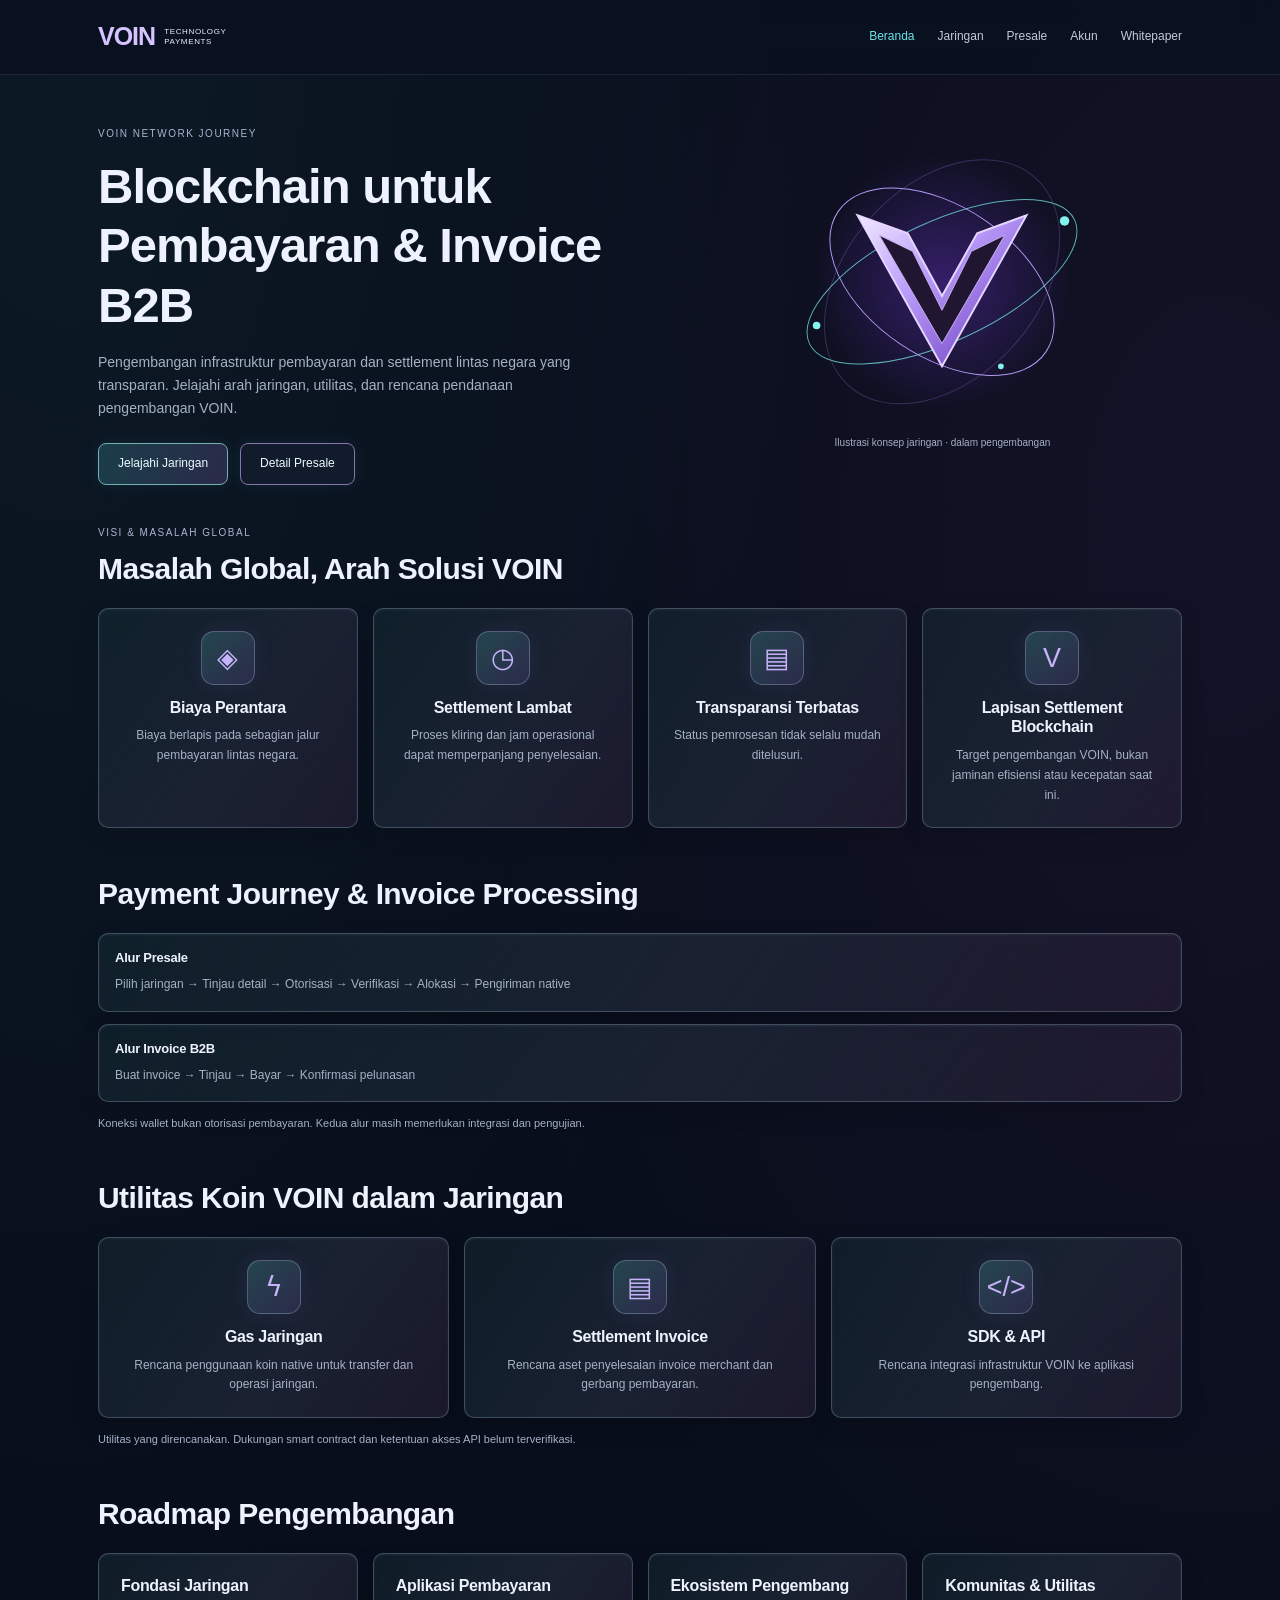
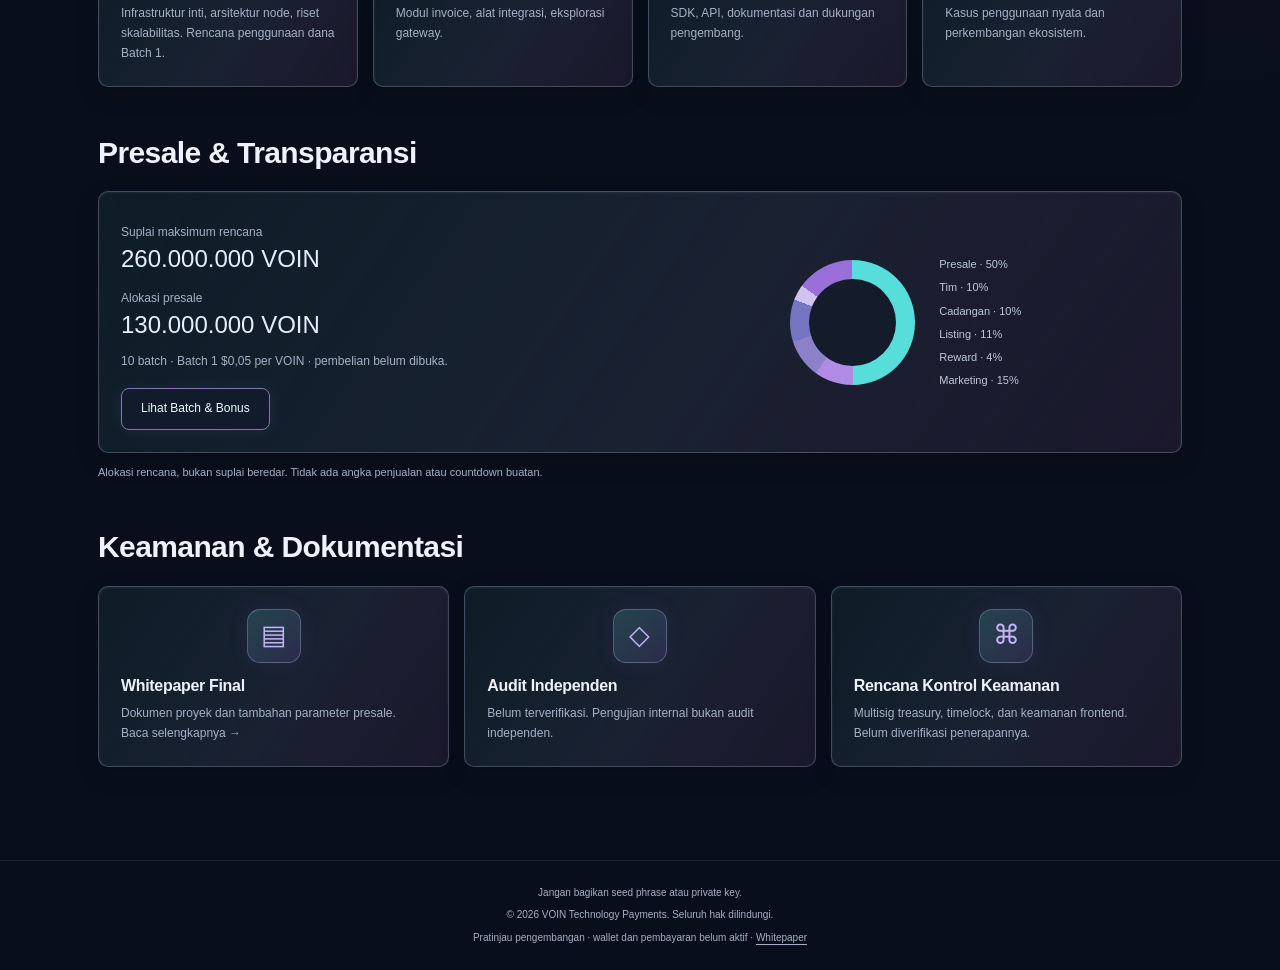
<file: index.html>
<!doctype html><html lang="id"><head><meta charset="utf-8"><meta name="viewport" content="width=device-width,initial-scale=1"><meta name="theme-color" content="#080e1b"><title>Beranda | VOIN Technology Payments</title><link rel="stylesheet" href="style.css"></head><body><header class="header"><div class="shell header-inner"><a class="brand" href="index.html"><b>VOIN</b><small>TECHNOLOGY<br>PAYMENTS</small></a><nav class="nav" aria-label="Navigation principale"><a href="index.html" aria-current="page">Beranda</a><a href="index.html#jaringan">Jaringan</a><a href="presale.html">Presale</a><a href="dashboard.html">Akun</a><a href="whitepaper.html">Whitepaper</a></nav><details class="mobile"><summary>Menu</summary><nav><a href="index.html">Beranda</a><a href="index.html#jaringan">Jaringan</a><a href="presale.html">Presale</a><a href="dashboard.html">Akun</a><a href="whitepaper.html">Whitepaper</a></nav></details></div></header><main class="shell page"><section class="hero"><div><p class="eyebrow">VOIN NETWORK JOURNEY</p><h1>Blockchain untuk Pembayaran &amp; Invoice B2B</h1><p>Pengembangan infrastruktur pembayaran dan settlement lintas negara yang transparan. Jelajahi arah jaringan, utilitas, dan rencana pendanaan pengembangan VOIN.</p><div class="actions"><a class="button" href="#jaringan">Jelajahi Jaringan</a><a class="button secondary" href="presale.html">Detail Presale</a></div></div><div><svg class="emblem" viewBox="0 0 400 290" role="img" aria-label="Emblème orbital VOIN violet et cyan"><defs><radialGradient id="halo"><stop stop-color="#7c3aed" stop-opacity=".35"/><stop offset="1" stop-color="#7c3aed" stop-opacity="0"/></radialGradient><linearGradient id="metal" x1="0" y1="0" x2="1" y2="1"><stop stop-color="#f1e8ff"/><stop offset=".4" stop-color="#b99cfa"/><stop offset="1" stop-color="#6534ba"/></linearGradient></defs><circle cx="200" cy="145" r="135" fill="url(#halo)"/><g fill="none"><ellipse cx="200" cy="145" rx="154" ry="63" stroke="#76e6e5" stroke-opacity=".75" transform="rotate(-25 200 145)"/><ellipse cx="200" cy="145" rx="132" ry="79" stroke="#b29af3" transform="rotate(34 200 145)"/><ellipse cx="200" cy="145" rx="147" ry="101" stroke="#8a64c5" stroke-opacity=".35" transform="rotate(-48 200 145)"/></g><path d="M111 75 L164 94 L200 160 L237 94 L289 75 L200 234 Z" fill="url(#metal)" stroke="#e6d5ff" stroke-width="2"/><path d="M134 96 L200 210 L266 96 L231 113 L200 175 L169 113 Z" fill="#211631" stroke="#c9b2f5"/><g fill="#83f3ed"><circle cx="329" cy="81" r="5"/><circle cx="68" cy="191" r="4"/><circle cx="262" cy="234" r="3"/></g></svg><p class="muted-center">Ilustrasi konsep jaringan · dalam pengembangan</p></div></section><section class="section" id="jaringan"><p class="eyebrow">Visi &amp; Masalah Global</p><h2>Masalah Global, Arah Solusi VOIN</h2><div class="grid four"><article class="card feature"><div class="symbol">◈</div><h3>Biaya Perantara</h3><p>Biaya berlapis pada sebagian jalur pembayaran lintas negara.</p></article><article class="card feature"><div class="symbol">◷</div><h3>Settlement Lambat</h3><p>Proses kliring dan jam operasional dapat memperpanjang penyelesaian.</p></article><article class="card feature"><div class="symbol">▤</div><h3>Transparansi Terbatas</h3><p>Status pemrosesan tidak selalu mudah ditelusuri.</p></article><article class="card feature"><div class="symbol">V</div><h3>Lapisan Settlement Blockchain</h3><p>Target pengembangan VOIN, bukan jaminan efisiensi atau kecepatan saat ini.</p></article></div></section><section class="section"><h2>Payment Journey &amp; Invoice Processing</h2><div class="card flow"><h3>Alur Presale</h3><p>Pilih jaringan → Tinjau detail → Otorisasi → Verifikasi → Alokasi → Pengiriman native</p></div><div class="card flow"><h3>Alur Invoice B2B</h3><p>Buat invoice → Tinjau → Bayar → Konfirmasi pelunasan</p></div><p class="small" style="margin-top:12px">Koneksi wallet bukan otorisasi pembayaran. Kedua alur masih memerlukan integrasi dan pengujian.</p></section><section class="section"><h2>Utilitas Koin VOIN dalam Jaringan</h2><div class="grid three"><article class="card feature"><div class="symbol">ϟ</div><h3>Gas Jaringan</h3><p>Rencana penggunaan koin native untuk transfer dan operasi jaringan.</p></article><article class="card feature"><div class="symbol">▤</div><h3>Settlement Invoice</h3><p>Rencana aset penyelesaian invoice merchant dan gerbang pembayaran.</p></article><article class="card feature"><div class="symbol">&lt;/&gt;</div><h3>SDK &amp; API</h3><p>Rencana integrasi infrastruktur VOIN ke aplikasi pengembang.</p></article></div><p class="small" style="margin-top:12px">Utilitas yang direncanakan. Dukungan smart contract dan ketentuan akses API belum terverifikasi.</p></section><section class="section"><h2>Roadmap Pengembangan</h2><div class="grid four"><article class="card"><h3>Fondasi Jaringan</h3><p>Infrastruktur inti, arsitektur node, riset skalabilitas. Rencana penggunaan dana Batch 1.</p></article><article class="card"><h3>Aplikasi Pembayaran</h3><p>Modul invoice, alat integrasi, eksplorasi gateway.</p></article><article class="card"><h3>Ekosistem Pengembang</h3><p>SDK, API, dokumentasi dan dukungan pengembang.</p></article><article class="card"><h3>Komunitas & Utilitas</h3><p>Kasus penggunaan nyata dan perkembangan ekosistem.</p></article></div></section><section class="section"><h2>Presale &amp; Transparansi</h2><div class="card token-wrap"><div><p>Suplai maksimum rencana</p><div class="stat">260.000.000 VOIN</div><p style="margin-top:15px">Alokasi presale</p><div class="stat">130.000.000 VOIN</div><p class="small" style="margin-top:12px">10 batch · Batch 1 $0,05 per VOIN · pembelian belum dibuka.</p><a class="button secondary" href="presale.html" style="margin-top:16px">Lihat Batch &amp; Bonus</a></div><div class="token-chart"><div class="donut" role="img" aria-label="Alokasi rencana: Presale 50%, Tim 10%, Cadangan 10%, Listing 11%, Reward 4%, Marketing 15%"></div><div class="legend"><span>Presale · 50%</span><span>Tim · 10%</span><span>Cadangan · 10%</span><span>Listing · 11%</span><span>Reward · 4%</span><span>Marketing · 15%</span></div></div></div><p class="small" style="margin-top:10px">Alokasi rencana, bukan suplai beredar. Tidak ada angka penjualan atau countdown buatan.</p></section><section class="section"><h2>Keamanan &amp; Dokumentasi</h2><div class="grid three"><a class="card" href="whitepaper.html"><div class="symbol">▤</div><h3>Whitepaper Final</h3><p>Dokumen proyek dan tambahan parameter presale. Baca selengkapnya →</p></a><article class="card"><div class="symbol">◇</div><h3>Audit Independen</h3><p>Belum terverifikasi. Pengujian internal bukan audit independen.</p></article><article class="card"><div class="symbol">⌘</div><h3>Rencana Kontrol Keamanan</h3><p>Multisig treasury, timelock, dan keamanan frontend. Belum diverifikasi penerapannya.</p></article></div></section></main><footer class="footer"><div class="shell"><p>Jangan bagikan seed phrase atau private key.</p><p>© 2026 VOIN Technology Payments. Seluruh hak dilindungi.</p><p>Pratinjau pengembangan · wallet dan pembayaran belum aktif · <a href="whitepaper.html">Whitepaper</a></p></div></footer></body></html>
</file>
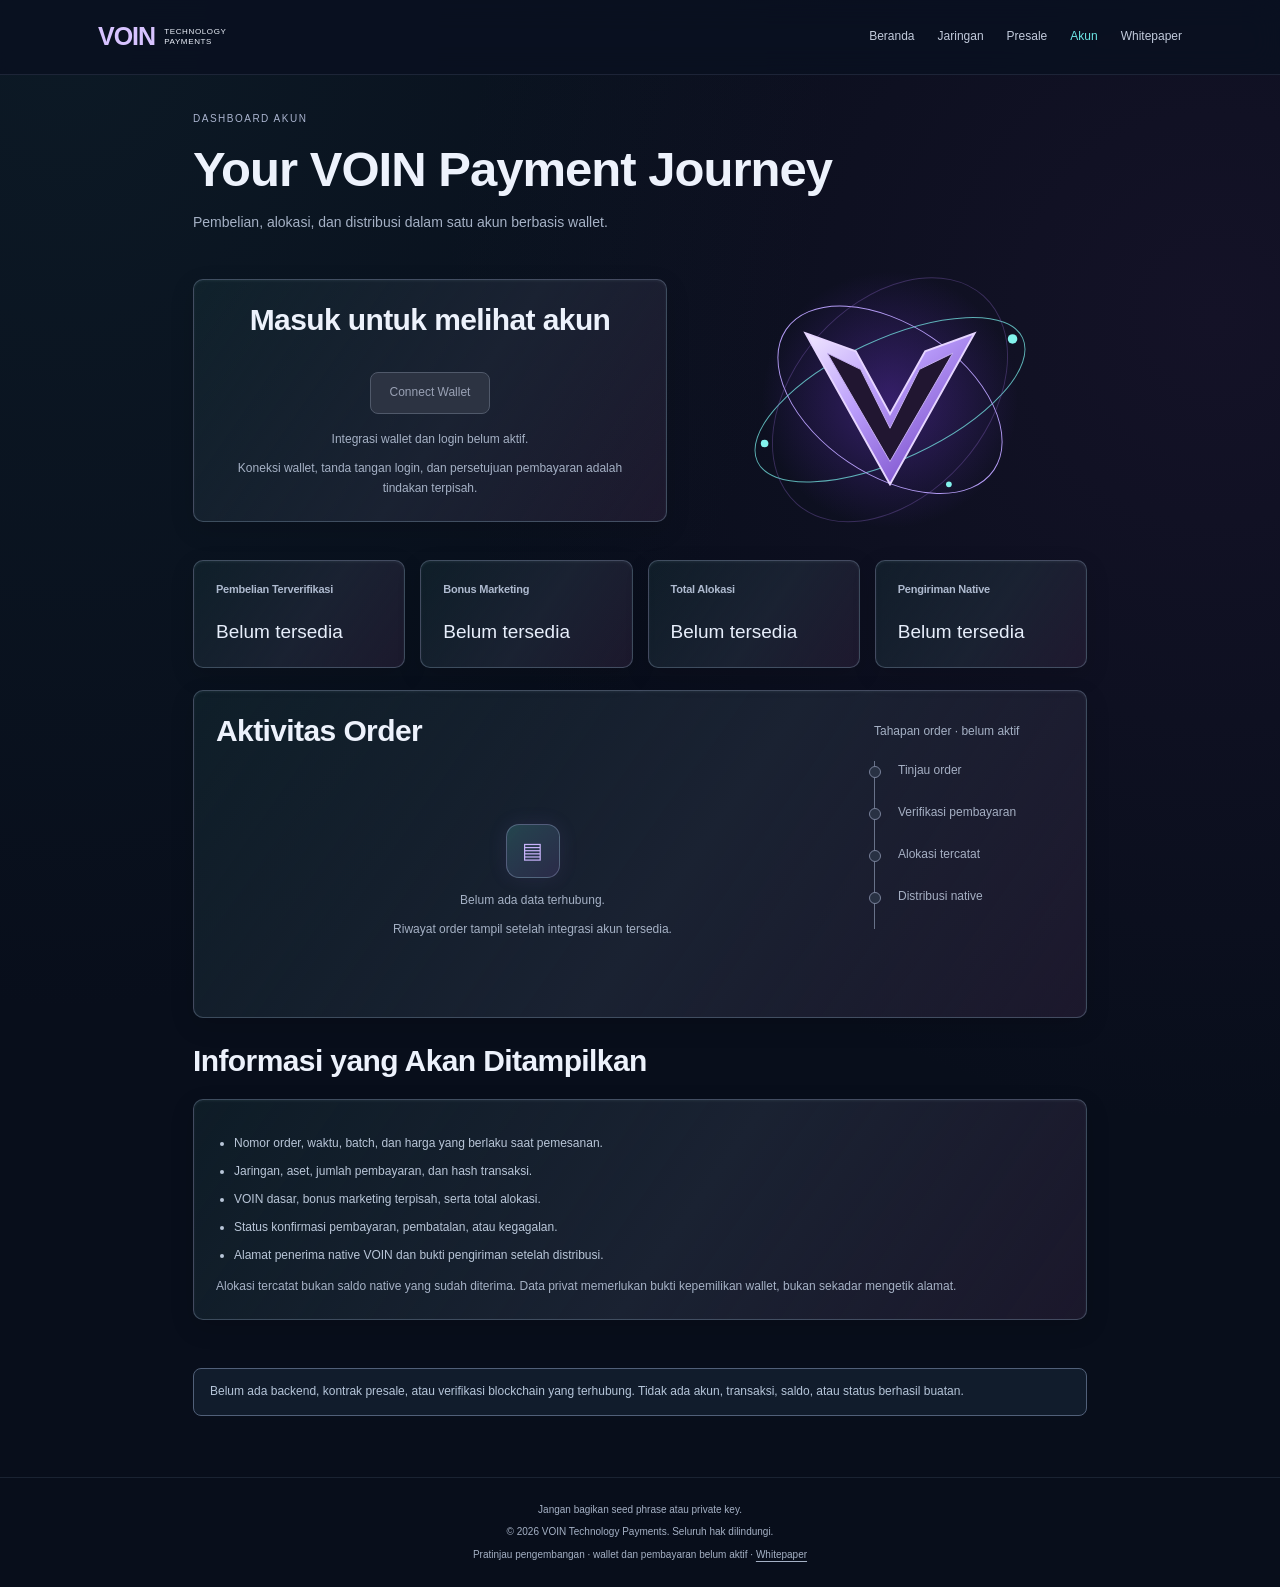
<file: dashboard.html>
<!doctype html><html lang="id"><head><meta charset="utf-8"><meta name="viewport" content="width=device-width,initial-scale=1"><meta name="theme-color" content="#080e1b"><title>Dashboard Akun | VOIN Technology Payments</title><link rel="stylesheet" href="style.css"></head><body><header class="header"><div class="shell header-inner"><a class="brand" href="index.html"><b>VOIN</b><small>TECHNOLOGY<br>PAYMENTS</small></a><nav class="nav" aria-label="Navigation principale"><a href="index.html">Beranda</a><a href="index.html#jaringan">Jaringan</a><a href="presale.html">Presale</a><a href="dashboard.html" aria-current="page">Akun</a><a href="whitepaper.html">Whitepaper</a></nav><details class="mobile"><summary>Menu</summary><nav><a href="index.html">Beranda</a><a href="index.html#jaringan">Jaringan</a><a href="presale.html">Presale</a><a href="dashboard.html">Akun</a><a href="whitepaper.html">Whitepaper</a></nav></details></div></header><main class="shell page compact"><div class="page-title"><p class="eyebrow">DASHBOARD AKUN</p><h1>Your VOIN Payment Journey</h1><p>Pembelian, alokasi, dan distribusi dalam satu akun berbasis wallet.</p></div><section class="wallet-top"><div class="card wallet-box"><h2>Masuk untuk melihat akun</h2><button disabled type="button" class="button">Connect Wallet</button><p>Integrasi wallet dan login belum aktif.</p><p class="small">Koneksi wallet, tanda tangan login, dan persetujuan pembayaran adalah tindakan terpisah.</p></div><div><svg class="emblem" viewBox="0 0 400 290" role="img" aria-label="Emblème orbital VOIN violet et cyan"><defs><radialGradient id="halo"><stop stop-color="#7c3aed" stop-opacity=".35"/><stop offset="1" stop-color="#7c3aed" stop-opacity="0"/></radialGradient><linearGradient id="metal" x1="0" y1="0" x2="1" y2="1"><stop stop-color="#f1e8ff"/><stop offset=".4" stop-color="#b99cfa"/><stop offset="1" stop-color="#6534ba"/></linearGradient></defs><circle cx="200" cy="145" r="135" fill="url(#halo)"/><g fill="none"><ellipse cx="200" cy="145" rx="154" ry="63" stroke="#76e6e5" stroke-opacity=".75" transform="rotate(-25 200 145)"/><ellipse cx="200" cy="145" rx="132" ry="79" stroke="#b29af3" transform="rotate(34 200 145)"/><ellipse cx="200" cy="145" rx="147" ry="101" stroke="#8a64c5" stroke-opacity=".35" transform="rotate(-48 200 145)"/></g><path d="M111 75 L164 94 L200 160 L237 94 L289 75 L200 234 Z" fill="url(#metal)" stroke="#e6d5ff" stroke-width="2"/><path d="M134 96 L200 210 L266 96 L231 113 L200 175 L169 113 Z" fill="#211631" stroke="#c9b2f5"/><g fill="#83f3ed"><circle cx="329" cy="81" r="5"/><circle cx="68" cy="191" r="4"/><circle cx="262" cy="234" r="3"/></g></svg></div></section><div class="grid four metrics"><div class="card"><h3>Pembelian Terverifikasi</h3><div class="stat">Belum tersedia</div></div><div class="card"><h3>Bonus Marketing</h3><div class="stat">Belum tersedia</div></div><div class="card"><h3>Total Alokasi</h3><div class="stat">Belum tersedia</div></div><div class="card"><h3>Pengiriman Native</h3><div class="stat">Belum tersedia</div></div></div><section class="card activity"><div><h2>Aktivitas Order</h2><div class="empty"><div class="symbol">▤</div><p>Belum ada data terhubung.</p><p class="small">Riwayat order tampil setelah integrasi akun tersedia.</p></div></div><div><p class="small">Tahapan order · belum aktif</p><ol class="timeline"><li>Tinjau order</li><li>Verifikasi pembayaran</li><li>Alokasi tercatat</li><li>Distribusi native</li></ol></div></section><section class="section" style="margin-top:25px"><h2>Informasi yang Akan Ditampilkan</h2><div class="card"><ul class="checklist"><li>Nomor order, waktu, batch, dan harga yang berlaku saat pemesanan.</li><li>Jaringan, aset, jumlah pembayaran, dan hash transaksi.</li><li>VOIN dasar, bonus marketing terpisah, serta total alokasi.</li><li>Status konfirmasi pembayaran, pembatalan, atau kegagalan.</li><li>Alamat penerima native VOIN dan bukti pengiriman setelah distribusi.</li></ul><p>Alokasi tercatat bukan saldo native yang sudah diterima. Data privat memerlukan bukti kepemilikan wallet, bukan sekadar mengetik alamat.</p></div></section><p class="note">Belum ada backend, kontrak presale, atau verifikasi blockchain yang terhubung. Tidak ada akun, transaksi, saldo, atau status berhasil buatan.</p></main><footer class="footer"><div class="shell"><p>Jangan bagikan seed phrase atau private key.</p><p>© 2026 VOIN Technology Payments. Seluruh hak dilindungi.</p><p>Pratinjau pengembangan · wallet dan pembayaran belum aktif · <a href="whitepaper.html">Whitepaper</a></p></div></footer></body></html>
</file>
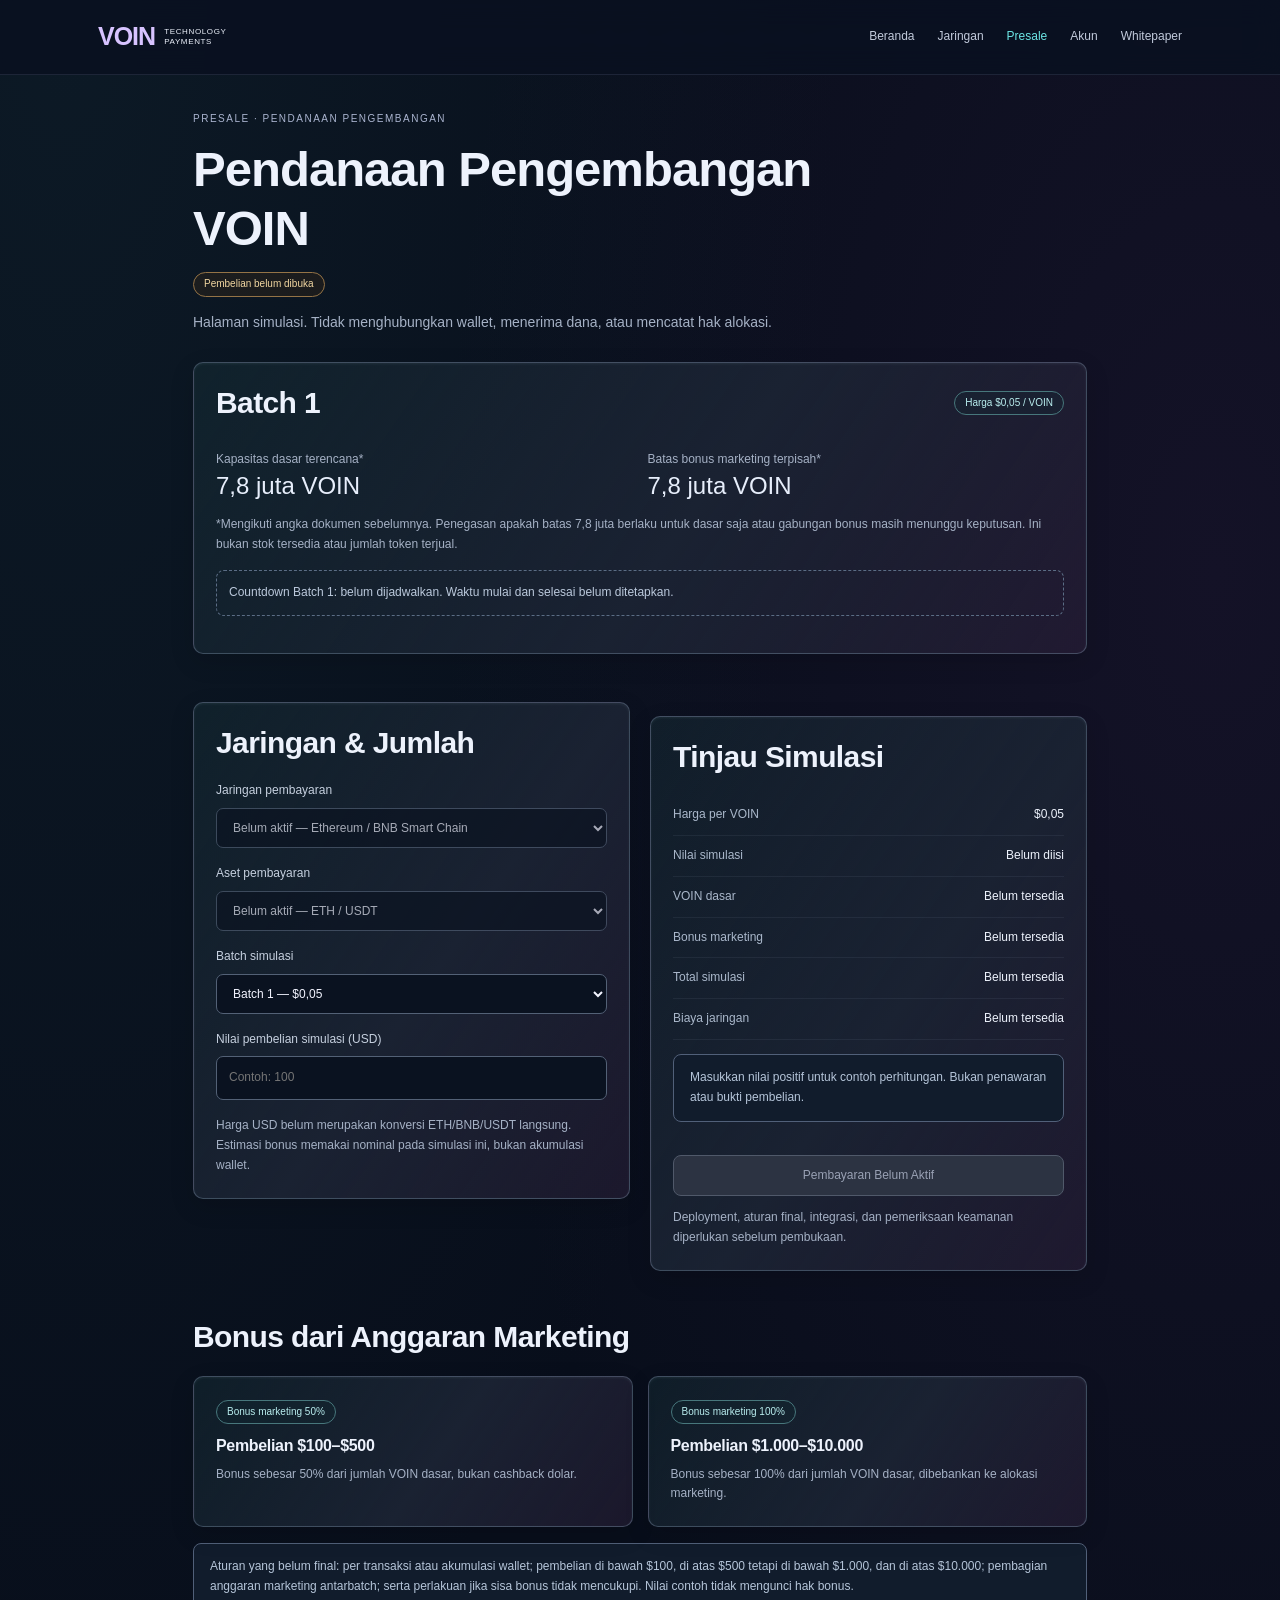
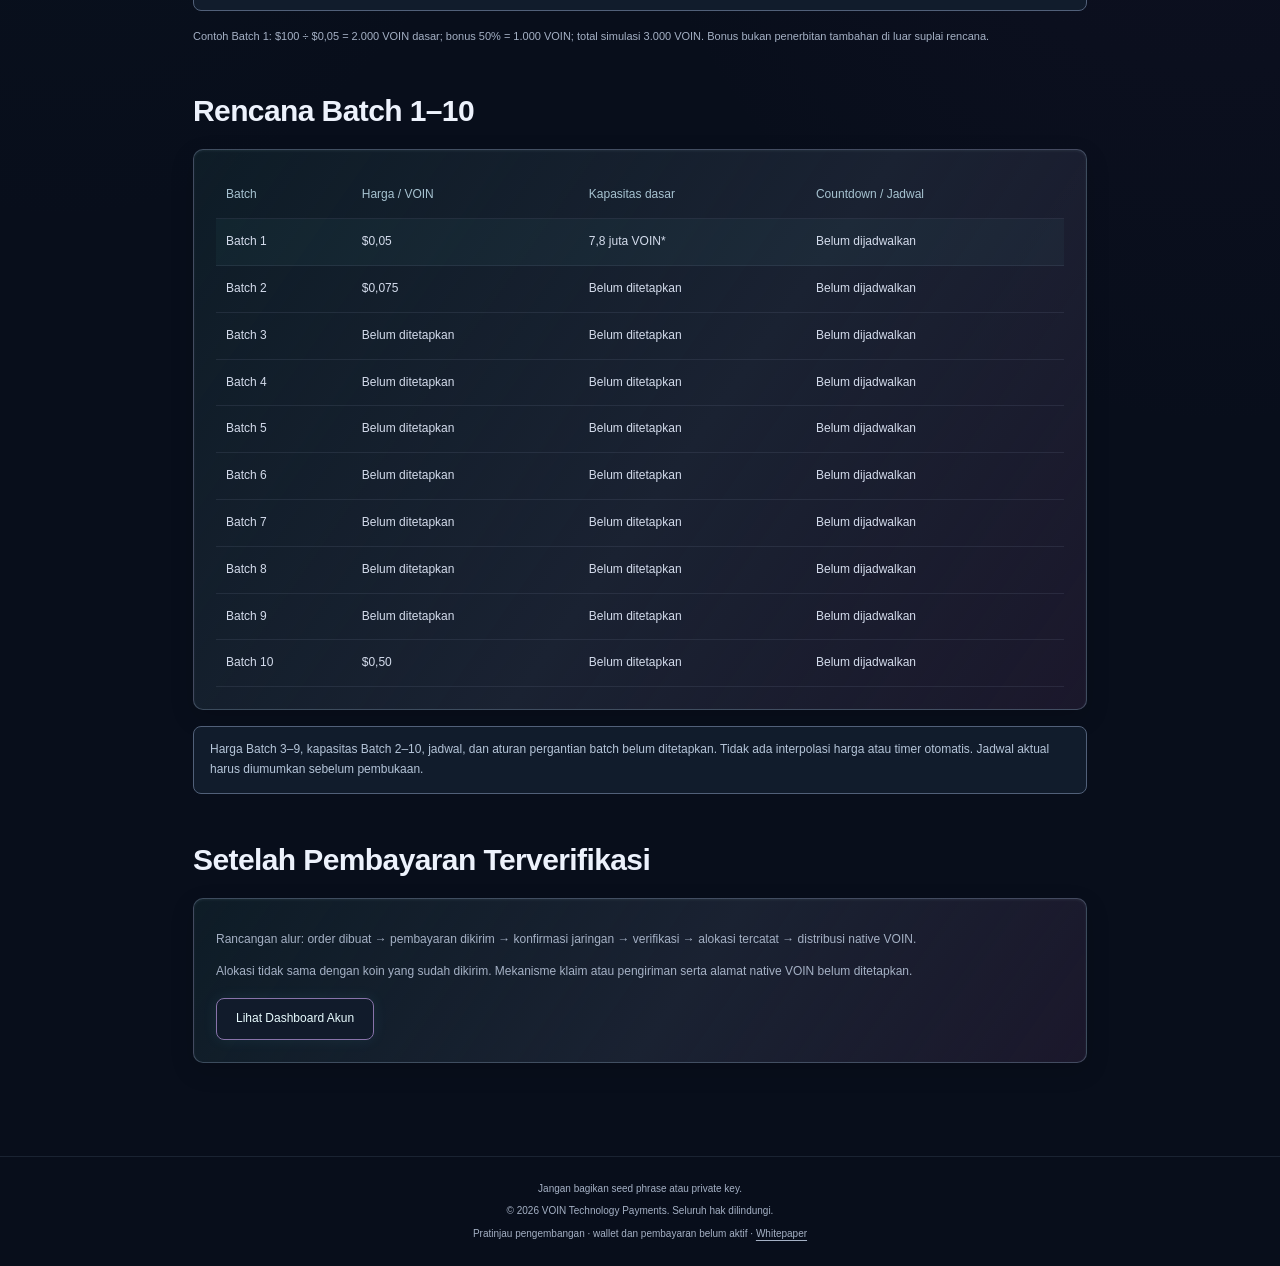
<file: presale.html>
<!doctype html><html lang="id"><head><meta charset="utf-8"><meta name="viewport" content="width=device-width,initial-scale=1"><meta name="theme-color" content="#080e1b"><title>Presale | VOIN Technology Payments</title><link rel="stylesheet" href="style.css"></head><body><header class="header"><div class="shell header-inner"><a class="brand" href="index.html"><b>VOIN</b><small>TECHNOLOGY<br>PAYMENTS</small></a><nav class="nav" aria-label="Navigation principale"><a href="index.html">Beranda</a><a href="index.html#jaringan">Jaringan</a><a href="presale.html" aria-current="page">Presale</a><a href="dashboard.html">Akun</a><a href="whitepaper.html">Whitepaper</a></nav><details class="mobile"><summary>Menu</summary><nav><a href="index.html">Beranda</a><a href="index.html#jaringan">Jaringan</a><a href="presale.html">Presale</a><a href="dashboard.html">Akun</a><a href="whitepaper.html">Whitepaper</a></nav></details></div></header><main class="shell page compact"><div class="page-title"><p class="eyebrow">PRESALE · PENDANAAN PENGEMBANGAN</p><h1>Pendanaan Pengembangan VOIN</h1><span class="badge warn">Pembelian belum dibuka</span><p style="margin-top:14px">Halaman simulasi. Tidak menghubungkan wallet, menerima dana, atau mencatat hak alokasi.</p></div><section class="section"><div class="card"><div class="title-row"><h2 style="margin:0">Batch 1</h2><span class="badge">Harga $0,05 / VOIN</span></div><div class="grid two" style="margin-top:20px"><div><p>Kapasitas dasar terencana*</p><div class="stat">7,8 juta VOIN</div></div><div><p>Batas bonus marketing terpisah*</p><div class="stat">7,8 juta VOIN</div></div></div><p class="small" style="margin-top:14px">*Mengikuti angka dokumen sebelumnya. Penegasan apakah batas 7,8 juta berlaku untuk dasar saja atau gabungan bonus masih menunggu keputusan. Ini bukan stok tersedia atau jumlah token terjual.</p><div class="countdown">Countdown Batch 1: belum dijadwalkan. Waktu mulai dan selesai belum ditetapkan.</div></div></section><section class="section form-grid"><div class="card"><h2>Jaringan &amp; Jumlah</h2><label class="field">Jaringan pembayaran<select disabled><option>Belum aktif — Ethereum / BNB Smart Chain</option></select></label><label class="field">Aset pembayaran<select disabled><option>Belum aktif — ETH / USDT</option></select></label><label class="field" for="batch">Batch simulasi<select id="batch"><option value="1">Batch 1 — $0,05</option><option value="2">Batch 2 — $0,075</option><option value="10">Batch 10 — $0,50</option></select></label><label class="field" for="amount">Nilai pembelian simulasi (USD)<input id="amount" type="number" min="0" step="0.01" placeholder="Contoh: 100" inputmode="decimal"></label><p class="small">Harga USD belum merupakan konversi ETH/BNB/USDT langsung. Estimasi bonus memakai nominal pada simulasi ini, bukan akumulasi wallet.</p></div><div class="card review"><h2>Tinjau Simulasi</h2><dl><div class="row"><dt>Harga per VOIN</dt><dd id="unit-price">$0,05</dd></div><div class="row"><dt>Nilai simulasi</dt><dd id="purchase">Belum diisi</dd></div><div class="row"><dt>VOIN dasar</dt><dd id="base">Belum tersedia</dd></div><div class="row"><dt>Bonus marketing</dt><dd id="bonus">Belum tersedia</dd></div><div class="row"><dt>Total simulasi</dt><dd id="total">Belum tersedia</dd></div><div class="row"><dt>Biaya jaringan</dt><dd>Belum tersedia</dd></div></dl><p id="calc-note" class="note" aria-live="polite">Masukkan nilai untuk melihat contoh perhitungan. Bukan penawaran atau bukti pembelian.</p><button disabled class="button" type="button">Pembayaran Belum Aktif</button><p class="small" style="margin-top:12px">Deployment, aturan final, integrasi, dan pemeriksaan keamanan diperlukan sebelum pembukaan.</p></div></section><section class="section"><h2>Bonus dari Anggaran Marketing</h2><div class="grid two"><div class="card"><span class="badge">Bonus marketing 50%</span><h3 style="margin-top:12px">Pembelian $100–$500</h3><p>Bonus sebesar 50% dari jumlah VOIN dasar, bukan cashback dolar.</p></div><div class="card"><span class="badge">Bonus marketing 100%</span><h3 style="margin-top:12px">Pembelian $1.000–$10.000</h3><p>Bonus sebesar 100% dari jumlah VOIN dasar, dibebankan ke alokasi marketing.</p></div></div><p class="note">Aturan yang belum final: per transaksi atau akumulasi wallet; pembelian di bawah $100, di atas $500 tetapi di bawah $1.000, dan di atas $10.000; pembagian anggaran marketing antarbatch; serta perlakuan jika sisa bonus tidak mencukupi. Nilai contoh tidak mengunci hak bonus.</p><p class="small" style="margin-top:15px">Contoh Batch 1: $100 ÷ $0,05 = 2.000 VOIN dasar; bonus 50% = 1.000 VOIN; total simulasi 3.000 VOIN. Bonus bukan penerbitan tambahan di luar suplai rencana.</p></section><section class="section"><h2>Rencana Batch 1–10</h2><div class="card table-scroll"><table><thead><tr><th>Batch</th><th>Harga / VOIN</th><th>Kapasitas dasar</th><th>Countdown / Jadwal</th></tr></thead><tbody><tr class="active"><td>Batch 1</td><td>$0,05</td><td>7,8 juta VOIN*</td><td>Belum dijadwalkan</td></tr><tr><td>Batch 2</td><td>$0,075</td><td>Belum ditetapkan</td><td>Belum dijadwalkan</td></tr><tr><td>Batch 3</td><td>Belum ditetapkan</td><td>Belum ditetapkan</td><td>Belum dijadwalkan</td></tr><tr><td>Batch 4</td><td>Belum ditetapkan</td><td>Belum ditetapkan</td><td>Belum dijadwalkan</td></tr><tr><td>Batch 5</td><td>Belum ditetapkan</td><td>Belum ditetapkan</td><td>Belum dijadwalkan</td></tr><tr><td>Batch 6</td><td>Belum ditetapkan</td><td>Belum ditetapkan</td><td>Belum dijadwalkan</td></tr><tr><td>Batch 7</td><td>Belum ditetapkan</td><td>Belum ditetapkan</td><td>Belum dijadwalkan</td></tr><tr><td>Batch 8</td><td>Belum ditetapkan</td><td>Belum ditetapkan</td><td>Belum dijadwalkan</td></tr><tr><td>Batch 9</td><td>Belum ditetapkan</td><td>Belum ditetapkan</td><td>Belum dijadwalkan</td></tr><tr><td>Batch 10</td><td>$0,50</td><td>Belum ditetapkan</td><td>Belum dijadwalkan</td></tr></tbody></table></div><p class="note">Harga Batch 3–9, kapasitas Batch 2–10, jadwal, dan aturan pergantian batch belum ditetapkan. Tidak ada interpolasi harga atau timer otomatis. Jadwal aktual harus diumumkan sebelum pembukaan.</p></section><section class="section"><h2>Setelah Pembayaran Terverifikasi</h2><div class="card"><p>Rancangan alur: order dibuat → pembayaran dikirim → konfirmasi jaringan → verifikasi → alokasi tercatat → distribusi native VOIN.</p><p style="margin-top:12px">Alokasi tidak sama dengan koin yang sudah dikirim. Mekanisme klaim atau pengiriman serta alamat native VOIN belum ditetapkan.</p><a class="button secondary" href="dashboard.html" style="margin-top:16px">Lihat Dashboard Akun</a></div></section></main><footer class="footer"><div class="shell"><p>Jangan bagikan seed phrase atau private key.</p><p>© 2026 VOIN Technology Payments. Seluruh hak dilindungi.</p><p>Pratinjau pengembangan · wallet dan pembayaran belum aktif · <a href="whitepaper.html">Whitepaper</a></p></div></footer><script src="presale.js" defer></script></body></html>
</file>
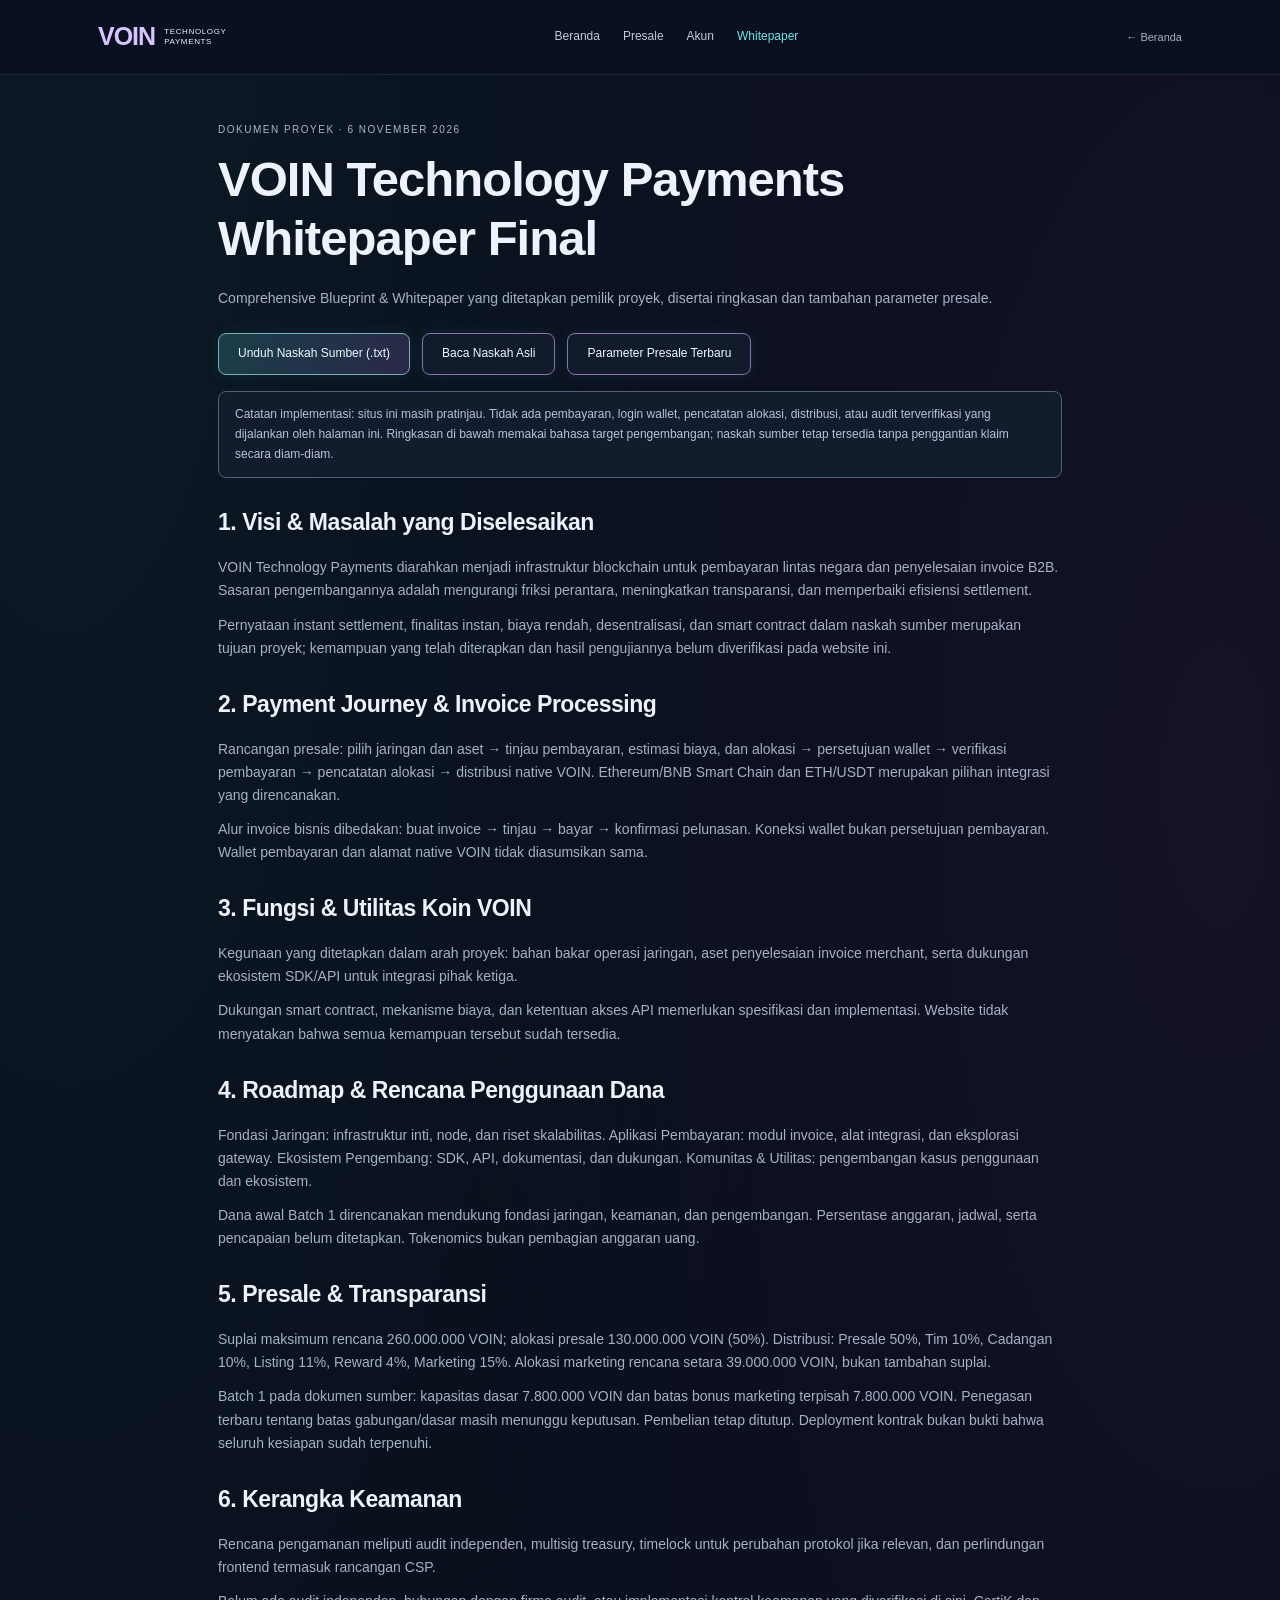
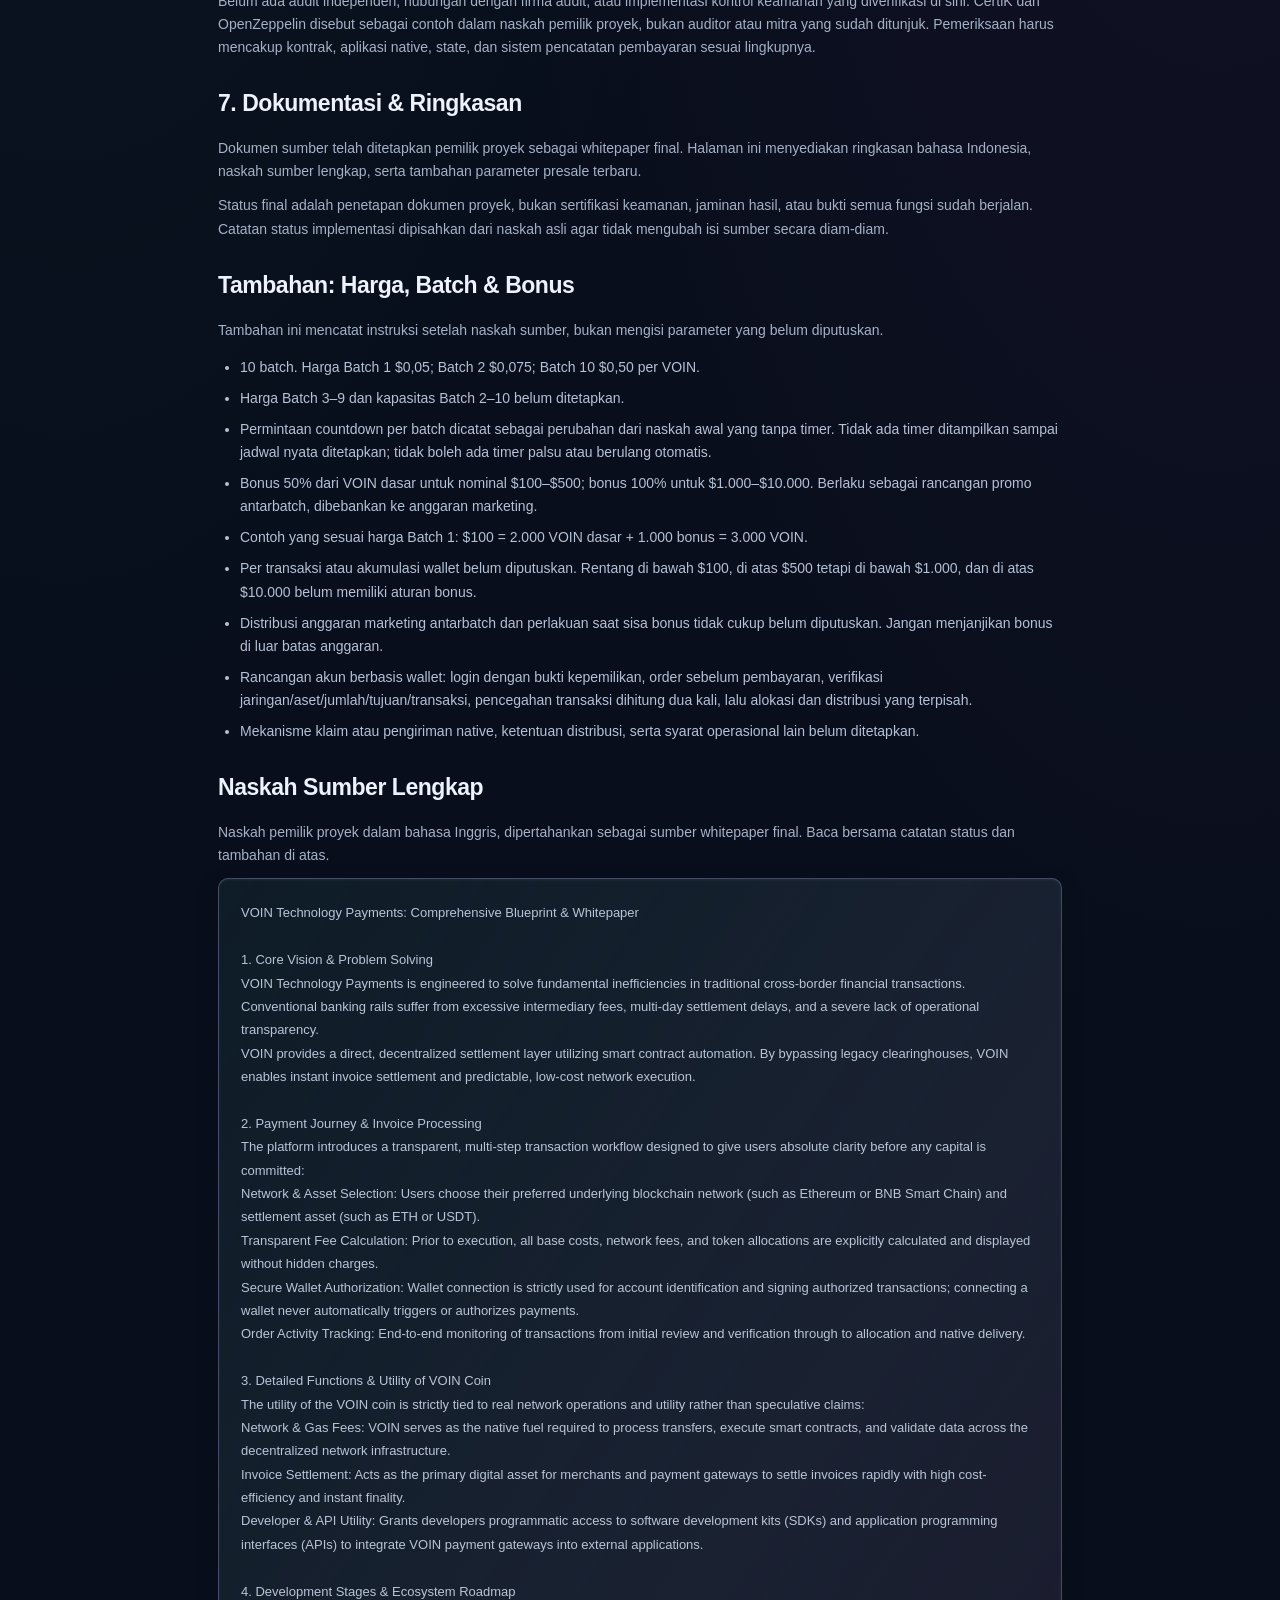
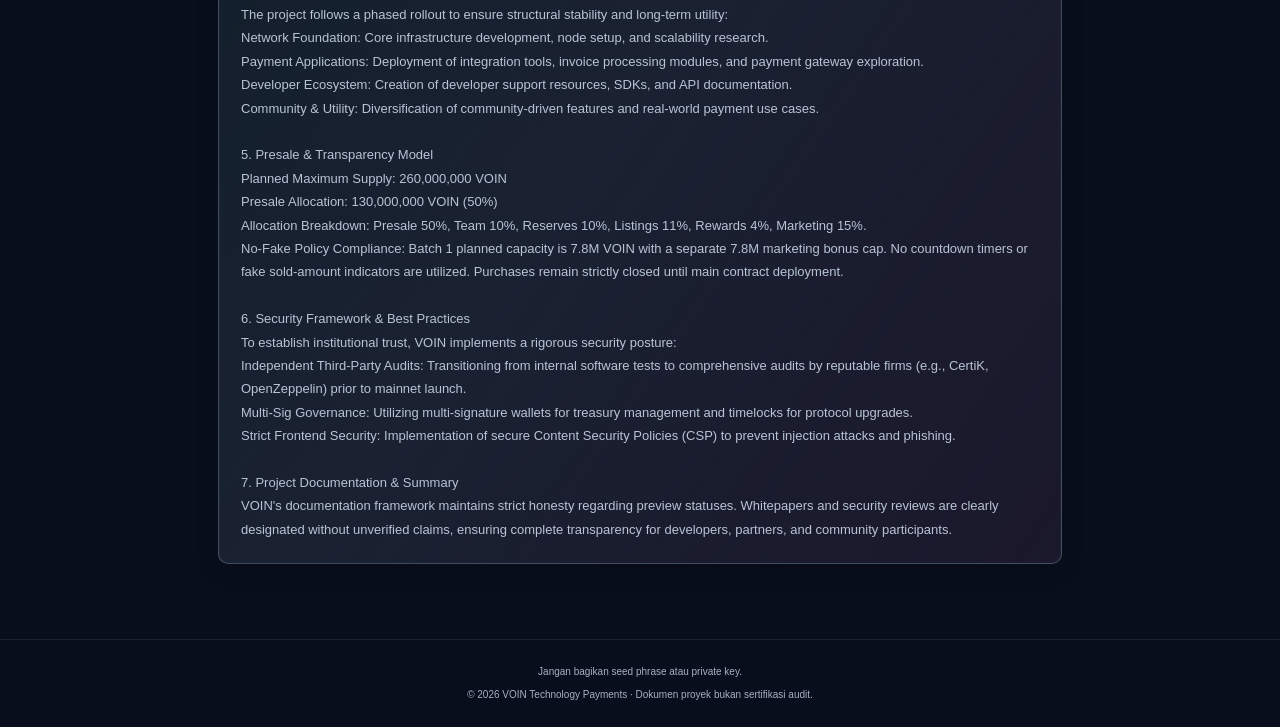
<file: whitepaper.html>
<!doctype html><html lang="id"><head><meta charset="utf-8"><meta name="viewport" content="width=device-width,initial-scale=1"><title>Whitepaper Final | VOIN Technology Payments</title><link rel="stylesheet" href="style.css"></head><body><header class="header"><div class="shell header-inner"><a class="brand" href="index.html"><b>VOIN</b><small>TECHNOLOGY<br>PAYMENTS</small></a><nav class="nav"><a href="index.html">Beranda</a><a href="presale.html">Presale</a><a href="dashboard.html">Akun</a><a href="whitepaper.html" aria-current="page">Whitepaper</a></nav><a class="small" href="index.html">← Beranda</a></div></header><main class="shell page doc"><p class="eyebrow">DOKUMEN PROYEK · 6 NOVEMBER 2026</p><h1>VOIN Technology Payments<br>Whitepaper Final</h1><p style="margin-top:18px">Comprehensive Blueprint &amp; Whitepaper yang ditetapkan pemilik proyek, disertai ringkasan dan tambahan parameter presale.</p><div class="actions"><a class="button" href="source-whitepaper.txt" download>Unduh Naskah Sumber (.txt)</a><a class="button secondary" href="#naskah">Baca Naskah Asli</a><a class="button secondary" href="#tambahan">Parameter Presale Terbaru</a></div><div class="note">Catatan implementasi: situs ini masih pratinjau. Tidak ada pembayaran, login wallet, pencatatan alokasi, distribusi, atau audit terverifikasi yang dijalankan oleh halaman ini. Ringkasan di bawah memakai bahasa target pengembangan; naskah sumber tetap tersedia tanpa penggantian klaim secara diam-diam.</div><section><h2>1. Visi & Masalah yang Diselesaikan</h2><p>VOIN Technology Payments diarahkan menjadi infrastruktur blockchain untuk pembayaran lintas negara dan penyelesaian invoice B2B. Sasaran pengembangannya adalah mengurangi friksi perantara, meningkatkan transparansi, dan memperbaiki efisiensi settlement.</p><p>Pernyataan instant settlement, finalitas instan, biaya rendah, desentralisasi, dan smart contract dalam naskah sumber merupakan tujuan proyek; kemampuan yang telah diterapkan dan hasil pengujiannya belum diverifikasi pada website ini.</p></section><section><h2>2. Payment Journey & Invoice Processing</h2><p>Rancangan presale: pilih jaringan dan aset → tinjau pembayaran, estimasi biaya, dan alokasi → persetujuan wallet → verifikasi pembayaran → pencatatan alokasi → distribusi native VOIN. Ethereum/BNB Smart Chain dan ETH/USDT merupakan pilihan integrasi yang direncanakan.</p><p>Alur invoice bisnis dibedakan: buat invoice → tinjau → bayar → konfirmasi pelunasan. Koneksi wallet bukan persetujuan pembayaran. Wallet pembayaran dan alamat native VOIN tidak diasumsikan sama.</p></section><section><h2>3. Fungsi & Utilitas Koin VOIN</h2><p>Kegunaan yang ditetapkan dalam arah proyek: bahan bakar operasi jaringan, aset penyelesaian invoice merchant, serta dukungan ekosistem SDK/API untuk integrasi pihak ketiga.</p><p>Dukungan smart contract, mekanisme biaya, dan ketentuan akses API memerlukan spesifikasi dan implementasi. Website tidak menyatakan bahwa semua kemampuan tersebut sudah tersedia.</p></section><section><h2>4. Roadmap & Rencana Penggunaan Dana</h2><p>Fondasi Jaringan: infrastruktur inti, node, dan riset skalabilitas. Aplikasi Pembayaran: modul invoice, alat integrasi, dan eksplorasi gateway. Ekosistem Pengembang: SDK, API, dokumentasi, dan dukungan. Komunitas & Utilitas: pengembangan kasus penggunaan dan ekosistem.</p><p>Dana awal Batch 1 direncanakan mendukung fondasi jaringan, keamanan, dan pengembangan. Persentase anggaran, jadwal, serta pencapaian belum ditetapkan. Tokenomics bukan pembagian anggaran uang.</p></section><section><h2>5. Presale & Transparansi</h2><p>Suplai maksimum rencana 260.000.000 VOIN; alokasi presale 130.000.000 VOIN (50%). Distribusi: Presale 50%, Tim 10%, Cadangan 10%, Listing 11%, Reward 4%, Marketing 15%. Alokasi marketing rencana setara 39.000.000 VOIN, bukan tambahan suplai.</p><p>Batch 1 pada dokumen sumber: kapasitas dasar 7.800.000 VOIN dan batas bonus marketing terpisah 7.800.000 VOIN. Penegasan terbaru tentang batas gabungan/dasar masih menunggu keputusan. Pembelian tetap ditutup. Deployment kontrak bukan bukti bahwa seluruh kesiapan sudah terpenuhi.</p></section><section><h2>6. Kerangka Keamanan</h2><p>Rencana pengamanan meliputi audit independen, multisig treasury, timelock untuk perubahan protokol jika relevan, dan perlindungan frontend termasuk rancangan CSP.</p><p>Belum ada audit independen, hubungan dengan firma audit, atau implementasi kontrol keamanan yang diverifikasi di sini. CertiK dan OpenZeppelin disebut sebagai contoh dalam naskah pemilik proyek, bukan auditor atau mitra yang sudah ditunjuk. Pemeriksaan harus mencakup kontrak, aplikasi native, state, dan sistem pencatatan pembayaran sesuai lingkupnya.</p></section><section><h2>7. Dokumentasi & Ringkasan</h2><p>Dokumen sumber telah ditetapkan pemilik proyek sebagai whitepaper final. Halaman ini menyediakan ringkasan bahasa Indonesia, naskah sumber lengkap, serta tambahan parameter presale terbaru.</p><p>Status final adalah penetapan dokumen proyek, bukan sertifikasi keamanan, jaminan hasil, atau bukti semua fungsi sudah berjalan. Catatan status implementasi dipisahkan dari naskah asli agar tidak mengubah isi sumber secara diam-diam.</p></section><section id="tambahan"><h2>Tambahan: Harga, Batch &amp; Bonus</h2><p>Tambahan ini mencatat instruksi setelah naskah sumber, bukan mengisi parameter yang belum diputuskan.</p><ul><li>10 batch. Harga Batch 1 $0,05; Batch 2 $0,075; Batch 10 $0,50 per VOIN.</li><li>Harga Batch 3–9 dan kapasitas Batch 2–10 belum ditetapkan.</li><li>Permintaan countdown per batch dicatat sebagai perubahan dari naskah awal yang tanpa timer. Tidak ada timer ditampilkan sampai jadwal nyata ditetapkan; tidak boleh ada timer palsu atau berulang otomatis.</li><li>Bonus 50% dari VOIN dasar untuk nominal $100–$500; bonus 100% untuk $1.000–$10.000. Berlaku sebagai rancangan promo antarbatch, dibebankan ke anggaran marketing.</li><li>Contoh yang sesuai harga Batch 1: $100 = 2.000 VOIN dasar + 1.000 bonus = 3.000 VOIN.</li><li>Per transaksi atau akumulasi wallet belum diputuskan. Rentang di bawah $100, di atas $500 tetapi di bawah $1.000, dan di atas $10.000 belum memiliki aturan bonus.</li><li>Distribusi anggaran marketing antarbatch dan perlakuan saat sisa bonus tidak cukup belum diputuskan. Jangan menjanjikan bonus di luar batas anggaran.</li><li>Rancangan akun berbasis wallet: login dengan bukti kepemilikan, order sebelum pembayaran, verifikasi jaringan/aset/jumlah/tujuan/transaksi, pencegahan transaksi dihitung dua kali, lalu alokasi dan distribusi yang terpisah.</li><li>Mekanisme klaim atau pengiriman native, ketentuan distribusi, serta syarat operasional lain belum ditetapkan.</li></ul></section><section id="naskah"><h2>Naskah Sumber Lengkap</h2><p>Naskah pemilik proyek dalam bahasa Inggris, dipertahankan sebagai sumber whitepaper final. Baca bersama catatan status dan tambahan di atas.</p><div class="card source-text" lang="en">VOIN Technology Payments: Comprehensive Blueprint &amp; Whitepaper

1. Core Vision &amp; Problem Solving
VOIN Technology Payments is engineered to solve fundamental inefficiencies in traditional cross-border financial transactions. Conventional banking rails suffer from excessive intermediary fees, multi-day settlement delays, and a severe lack of operational transparency.
VOIN provides a direct, decentralized settlement layer utilizing smart contract automation. By bypassing legacy clearinghouses, VOIN enables instant invoice settlement and predictable, low-cost network execution.

2. Payment Journey &amp; Invoice Processing
The platform introduces a transparent, multi-step transaction workflow designed to give users absolute clarity before any capital is committed:
Network &amp; Asset Selection: Users choose their preferred underlying blockchain network (such as Ethereum or BNB Smart Chain) and settlement asset (such as ETH or USDT).
Transparent Fee Calculation: Prior to execution, all base costs, network fees, and token allocations are explicitly calculated and displayed without hidden charges.
Secure Wallet Authorization: Wallet connection is strictly used for account identification and signing authorized transactions; connecting a wallet never automatically triggers or authorizes payments.
Order Activity Tracking: End-to-end monitoring of transactions from initial review and verification through to allocation and native delivery.

3. Detailed Functions &amp; Utility of VOIN Coin
The utility of the VOIN coin is strictly tied to real network operations and utility rather than speculative claims:
Network &amp; Gas Fees: VOIN serves as the native fuel required to process transfers, execute smart contracts, and validate data across the decentralized network infrastructure.
Invoice Settlement: Acts as the primary digital asset for merchants and payment gateways to settle invoices rapidly with high cost-efficiency and instant finality.
Developer &amp; API Utility: Grants developers programmatic access to software development kits (SDKs) and application programming interfaces (APIs) to integrate VOIN payment gateways into external applications.

4. Development Stages &amp; Ecosystem Roadmap
The project follows a phased rollout to ensure structural stability and long-term utility:
Network Foundation: Core infrastructure development, node setup, and scalability research.
Payment Applications: Deployment of integration tools, invoice processing modules, and payment gateway exploration.
Developer Ecosystem: Creation of developer support resources, SDKs, and API documentation.
Community &amp; Utility: Diversification of community-driven features and real-world payment use cases.

5. Presale &amp; Transparency Model
Planned Maximum Supply: 260,000,000 VOIN
Presale Allocation: 130,000,000 VOIN (50%)
Allocation Breakdown: Presale 50%, Team 10%, Reserves 10%, Listings 11%, Rewards 4%, Marketing 15%.
No-Fake Policy Compliance: Batch 1 planned capacity is 7.8M VOIN with a separate 7.8M marketing bonus cap. No countdown timers or fake sold-amount indicators are utilized. Purchases remain strictly closed until main contract deployment.

6. Security Framework &amp; Best Practices
To establish institutional trust, VOIN implements a rigorous security posture:
Independent Third-Party Audits: Transitioning from internal software tests to comprehensive audits by reputable firms (e.g., CertiK, OpenZeppelin) prior to mainnet launch.
Multi-Sig Governance: Utilizing multi-signature wallets for treasury management and timelocks for protocol upgrades.
Strict Frontend Security: Implementation of secure Content Security Policies (CSP) to prevent injection attacks and phishing.

7. Project Documentation &amp; Summary
VOIN's documentation framework maintains strict honesty regarding preview statuses. Whitepapers and security reviews are clearly designated without unverified claims, ensuring complete transparency for developers, partners, and community participants.
</div></section></main><footer class="footer"><p>Jangan bagikan seed phrase atau private key.</p><p>© 2026 VOIN Technology Payments · Dokumen proyek bukan sertifikasi audit.</p></footer></body></html>
</file>
<file: style.css>
:root{color-scheme:dark;--bg:#080e1b;--ink:#edf2fc;--muted:#a5b1c5;--cyan:#6ce6e5;--purple:#ba98fa;--line:#455064}*{box-sizing:border-box}html{scroll-behavior:smooth;scroll-padding-top:90px}body{margin:0;color:var(--ink);background:radial-gradient(ellipse at 5% 0%,#15313b55,transparent 45%),radial-gradient(ellipse at 95% 20%,#44225733,transparent 45%),var(--bg);font:14px/1.65 'Segoe UI',Arial,sans-serif}a{color:inherit;text-decoration:none}button,input,select{font:inherit}a:focus-visible,button:focus-visible,input:focus-visible,select:focus-visible,summary:focus-visible{outline:2px solid var(--cyan);outline-offset:4px}h1,h2,h3,p{margin:0}h1,h2,h3{line-height:1.22;font-weight:600;letter-spacing:-.02em}h1{font-size:clamp(30px,4vw,49px)}h2{font-size:clamp(23px,3vw,30px);margin-bottom:20px}h3{font-size:16px}p{color:var(--muted)}.shell{max-width:1140px;margin:auto;padding:0 28px}.header{border-bottom:1px solid #72829b30;background:#0a1120df;backdrop-filter:blur(14px);position:sticky;top:0;z-index:20}.header-inner{min-height:74px;display:flex;align-items:center;justify-content:space-between;gap:20px}.brand{display:flex;align-items:center;gap:9px}.brand b{font-size:25px;letter-spacing:-1px;color:#d7c3ff}.brand small{font-size:8px;line-height:1.3;letter-spacing:.08em}.nav{display:flex;gap:23px;font-size:12px;color:#c2cbdc}.nav a:hover,.nav a[aria-current=page]{color:var(--cyan)}.mobile{display:none}.page{padding-top:36px;padding-bottom:45px}.section{margin-bottom:48px}.eyebrow{font-size:10px;text-transform:uppercase;letter-spacing:.15em;color:#aab4cf;margin-bottom:10px}.badge{display:inline-block;border:1px solid #47777c;border-radius:20px;background:#112c3344;color:#b9eeef;font-size:10px;padding:3px 10px}.badge.warn{border-color:#947346;background:#49301244;color:#f2d7a1}.hero{display:grid;grid-template-columns:1.2fr 1fr;align-items:center;gap:30px;min-height:350px;margin-bottom:40px}.hero p{margin-top:15px;max-width:500px}.hero h1{margin-top:14px}.actions{display:flex;flex-wrap:wrap;gap:12px;margin-top:23px}.button{display:inline-block;padding:10px 19px;border-radius:8px;border:1px solid #73b0b1;color:#e9fcff;background:linear-gradient(110deg,#398c9555,#6a509755);box-shadow:0 0 15px #67e8f914;cursor:pointer;font-size:12px}.button.secondary{background:#111b2b;border-color:#8873aa}.button:disabled{cursor:not-allowed;color:#99a1b4;background:#2c3342;box-shadow:none;border-color:#50596a}.grid{display:grid;gap:15px}.two{grid-template-columns:repeat(2,minmax(0,1fr))}.three{grid-template-columns:repeat(3,minmax(0,1fr))}.four{grid-template-columns:repeat(4,minmax(0,1fr))}.card{padding:22px;background:linear-gradient(125deg,#1b3a4055,#1a2232 55%,#38274566);border:1px solid #72849a77;border-radius:10px;box-shadow:inset 0 1px 3px #d6fcff13,0 8px 25px #0002}.card p{font-size:12px;margin-top:9px}.feature{text-align:center}.symbol{display:flex;justify-content:center;align-items:center;margin:0 auto 13px;width:54px;height:54px;border:1px solid #8c9abb70;border-radius:13px;background:linear-gradient(140deg,#65e7df30,#9d65df25);font-size:27px;color:#c7b3fa;box-shadow:0 0 20px #8d6ce51a}.banner{padding:17px;border:1px solid #659da4;border-right-color:#a37cce;border-radius:9px;background:linear-gradient(100deg,#153e4455,#38274e55);margin-top:17px}.banner p{font-size:12px}.flow{padding:16px;margin-top:12px}.flow h3{font-size:13px;margin-bottom:8px}.flow p{font-size:12px}.small{font-size:11px;color:var(--muted)}.note{padding:13px 16px;border:1px solid #516079;border-radius:8px;background:#111c2c;font-size:12px;color:#b5c5d9;margin:16px 0}.stat{font-size:24px;color:#e7eefb;line-height:1.3}.token-wrap{display:grid;grid-template-columns:1fr 1fr;gap:25px;align-items:center}.token-chart{display:flex;gap:24px;align-items:center;justify-content:center}.donut{width:125px;height:125px;flex-shrink:0;border-radius:50%;background:conic-gradient(#58deda 0 50%,#b28ce4 50% 60%,#8d82ca 60% 70%,#7474c2 70% 81%,#d0c3ef 81% 85%,#9a6fd9 85%);position:relative}.donut:after{content:'';position:absolute;inset:19px;border-radius:50%;background:#141c2c}.legend{font-size:11px;color:#bdc8d9;display:grid;gap:5px}.footer{border-top:1px solid #63728b35;padding:24px 0;font-size:10px;text-align:center}.footer p+p{margin-top:6px}.footer a{text-decoration:underline;text-underline-offset:3px}.page-title{max-width:740px;margin-bottom:28px}.page-title h1{margin:12px 0}.compact{max-width:950px}.title-row{display:flex;justify-content:space-between;align-items:center;gap:16px}.form-grid{display:grid;grid-template-columns:1fr 1fr;gap:20px;align-items:start}.field{display:block;margin:16px 0;font-size:12px;color:#c6d0df}.field input,.field select{display:block;width:100%;border:1px solid #536176;border-radius:7px;padding:11px 12px;background:#0a1220;color:#f3f4ff;margin-top:7px}.field input:disabled,.field select:disabled{opacity:.65}.review{margin-top:14px}.row{display:flex;justify-content:space-between;gap:18px;padding:10px 0;border-bottom:1px solid #65708926;font-size:12px}.row dt{color:#aab8cb}.row dd{margin:0;text-align:right}.review .button{width:100%;margin-top:17px}.table-scroll{overflow-x:auto}table{width:100%;border-collapse:collapse;font-size:12px;text-align:left}th,td{padding:13px 10px;border-bottom:1px solid #65708933;white-space:nowrap}th{color:#a7c3d1;font-weight:500}td{color:#d4dcec}.table-scroll .active{background:#64e5e70a}.countdown{font-size:12px;color:#bbc9dc;padding:12px;border:1px dashed #5b6d85;border-radius:8px;margin:15px 0}.wallet-top{display:grid;grid-template-columns:1.2fr 1fr;align-items:center;gap:25px}.wallet-box{text-align:center}.wallet-box .button{margin:14px 0 7px}.metrics{margin:22px 0}.metrics h3{font-size:11px;color:#aebacf;min-height:30px}.metrics .stat{font-size:19px;margin-top:7px}.activity{display:grid;grid-template-columns:1fr 190px;gap:25px}.empty{text-align:center;padding:55px 12px}.empty .symbol{font-size:22px}.timeline{border-left:1px solid #687289;padding-left:23px;list-style:none;margin:20px 0;color:#a5afc3;font-size:12px}.timeline li{position:relative;padding:0 0 22px}.timeline li:before{content:'';position:absolute;left:-29px;top:5px;width:10px;height:10px;background:#283143;border:1px solid #78819a;border-radius:50%}.doc{max-width:900px}.doc section{margin:30px 0}.doc h2{font-size:23px}.doc h3{margin:22px 0 9px}.doc p{margin:11px 0}.doc ul{color:#b5c1d4;padding-left:22px}.doc li{margin:8px 0}.doc .source-text{white-space:pre-wrap;color:#b8c4d6;font:13px/1.8 'Segoe UI',Arial,sans-serif}.emblem{width:100%;max-width:380px;display:block;margin:auto}.muted-center{text-align:center;font-size:10px;color:#a6b1c5}.checklist{padding-left:18px;font-size:12px;color:#b9c6d8}.checklist li{margin:8px 0}@media(max-width:760px){.shell{padding:0 18px}.nav{gap:12px;font-size:11px}.hero{grid-template-columns:1fr;gap:5px}.hero h1{font-size:33px}.hero .emblem{max-width:280px}.three,.four{grid-template-columns:repeat(2,minmax(0,1fr))}.form-grid,.token-wrap,.wallet-top{grid-template-columns:1fr}.wallet-top .emblem{max-width:220px}.activity{grid-template-columns:1fr}.card{padding:17px}.token-chart{justify-content:flex-start}.hero{margin-bottom:35px}.section{margin-bottom:35px}}@media(max-width:480px){.nav{display:none}.mobile{display:block;position:relative}.mobile summary{cursor:pointer;font-size:12px}.mobile nav{position:absolute;right:0;top:30px;min-width:160px;background:#111b2c;border:1px solid #647385;padding:12px;border-radius:9px}.mobile a{display:block;padding:9px}.two{grid-template-columns:1fr}.three{gap:10px}.feature{padding:15px 10px}.title-row{align-items:flex-start;flex-direction:column}.metrics .stat{font-size:16px}}@media(prefers-reduced-motion:reduce){html{scroll-behavior:auto}}@media print{.header,.footer,.actions{display:none}.page{padding:0}body{background:white;color:black}.doc p,.doc li,.doc .source-text{color:#222}.card,.note{background:none;border-color:#aaa;box-shadow:none}.doc details{display:block}a{color:black}}
</file>
